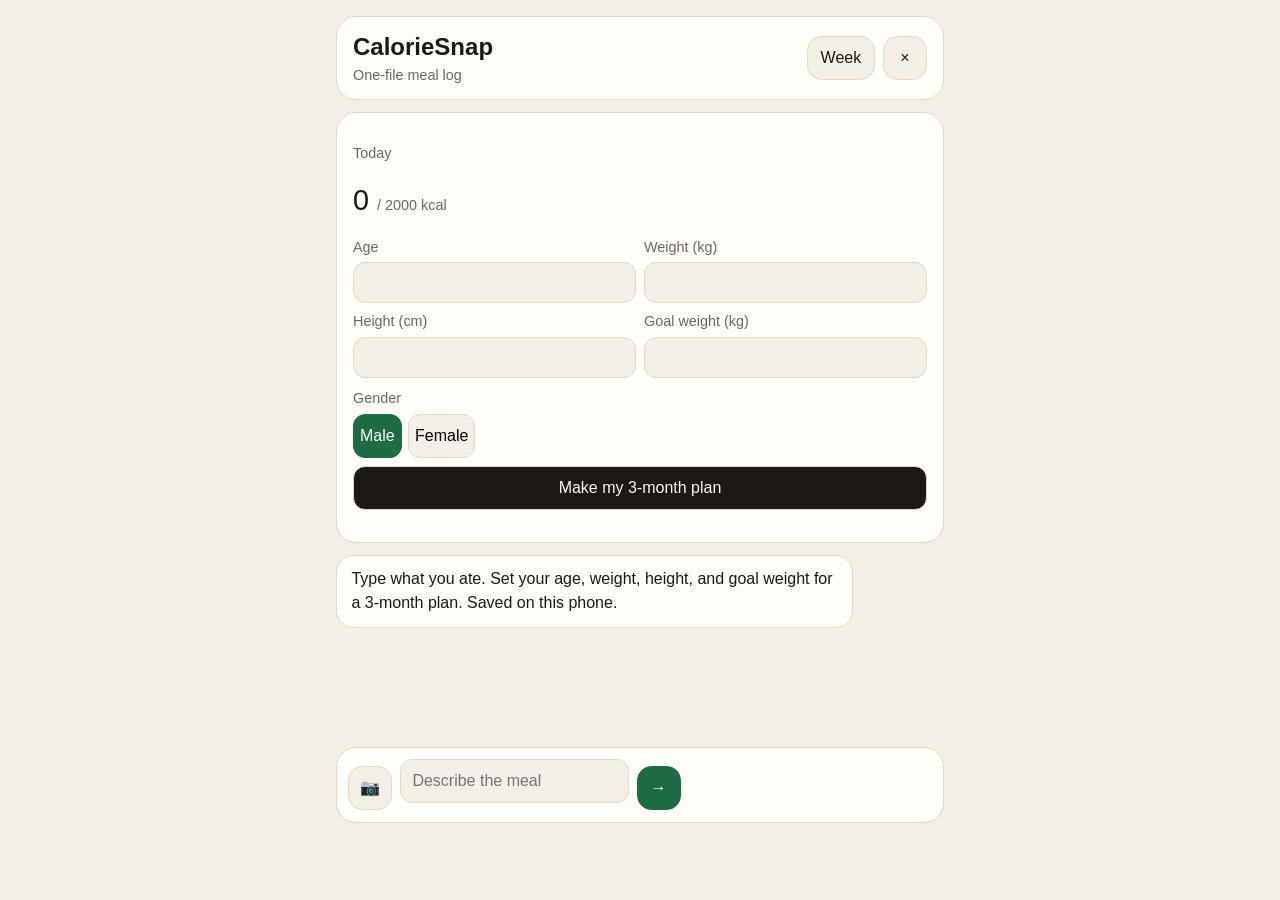
<file: index.html>
<!DOCTYPE html>
<html lang="en">
<head>
  <meta charset="utf-8" />
  <meta name="viewport" content="width=device-width, initial-scale=1" />
  <title>CalorieSnap</title>
  <style>
    :root {
      --bg: #f4efe6;
      --surface: #fffdf8;
      --ink: #1c1915;
      --muted: #6f675c;
      --line: #e4d9c8;
      --primary: #1f6b45;
      --primary-fg: #f4faf6;
      --user: #1c1915;
      --user-fg: #faf7f2;
      --danger: #9a3412;
    }
    * { box-sizing: border-box; }
    body {
      margin: 0;
      background: var(--bg);
      color: var(--ink);
      font: 16px/1.5 "Segoe UI", sans-serif;
    }
    main { max-width: 40rem; margin: 0 auto; padding: 1rem; }
    header, .card, .composer { background: var(--surface); border: 1px solid var(--line); border-radius: 1.25rem; }
    header { display: flex; justify-content: space-between; align-items: center; padding: 0.75rem 1rem; margin-bottom: 0.75rem; }
    h1 { font-size: 1.5rem; margin: 0; }
    .muted { color: var(--muted); font-size: 0.9rem; }
    button, input, textarea { font: inherit; }
    button { cursor: pointer; }
    .row { display: flex; gap: 0.5rem; }
    .icon, .send, .week {
      height: 2.75rem; border-radius: 0.9rem; border: 1px solid var(--line); background: var(--bg); color: var(--ink);
    }
    .icon { width: 2.75rem; }
    .week { padding: 0 0.8rem; }
    .card { padding: 1rem; margin-bottom: 0.75rem; }
    .big { font-size: 1.8rem; margin: 0; }
    form.grid { display: grid; grid-template-columns: 1fr 1fr; gap: 0.5rem; margin-top: 0.75rem; }
    label { color: var(--muted); font-size: 0.9rem; }
    input, textarea {
      width: 100%; margin-top: 0.25rem; border: 1px solid var(--line); background: var(--bg);
      color: var(--ink); border-radius: 0.75rem; padding: 0.55rem 0.7rem;
    }
    .choice { display: flex; gap: 0.4rem; margin-top: 0.25rem; }
    .choice button, .go { height: 2.75rem; border-radius: 0.75rem; border: 1px solid var(--line); background: var(--bg); }
    .choice button.on, .send { background: var(--primary); color: var(--primary-fg); border-color: var(--primary); }
    .go { grid-column: 1 / -1; background: var(--user); color: var(--user-fg); }
    .chat { min-height: 12rem; }
    .bubble { max-width: 85%; padding: 0.7rem 0.9rem; border-radius: 1.1rem; margin: 0.5rem 0; white-space: pre-wrap; }
    .bot { background: var(--surface); border: 1px solid var(--line); }
    .me { margin-left: auto; background: var(--user); color: var(--user-fg); }
    .me img, .preview img { max-height: 9rem; border-radius: 0.8rem; display: block; }
    .composer { display: flex; gap: 0.5rem; align-items: end; padding: 0.7rem; position: sticky; bottom: 0.5rem; }
    textarea { resize: none; margin: 0; min-height: 2.75rem; }
    .send { width: 2.75rem; }
    .danger { color: var(--danger); }
    ul { list-style: none; padding: 0; margin: 0.5rem 0 0; }
    li { display: flex; justify-content: space-between; gap: 0.5rem; font-size: 0.9rem; }
  </style>
</head>
<body>
  <main>
    <header>
      <div>
        <h1>CalorieSnap</h1>
        <div class="muted">One-file meal log</div>
      </div>
      <div class="row">
        <button class="week" id="weekBtn" type="button">Week</button>
        <button class="icon" id="clearBtn" type="button" aria-label="Clear chat">×</button>
      </div>
    </header>

    <section class="card" id="weekCard" hidden>
      <h2>Week</h2>
      <p class="muted" id="weekSummary"></p>
      <ul id="weekList"></ul>
    </section>

    <section class="card">
      <p class="muted">Today</p>
      <p class="big"><span id="today">0</span> <span class="muted">/ <span id="goal">2000</span> kcal</span></p>
      <p class="muted" id="protein"></p>
      <form class="grid" id="planForm">
        <label>Age<input id="age" inputmode="numeric" /></label>
        <label>Weight (kg)<input id="weight" inputmode="decimal" /></label>
        <label>Height (cm)<input id="height" inputmode="decimal" /></label>
        <label>Goal weight (kg)<input id="goalWeight" inputmode="decimal" /></label>
        <div>
          <span class="muted">Gender</span>
          <div class="choice">
            <button type="button" id="male" class="on">Male</button>
            <button type="button" id="female">Female</button>
          </div>
        </div>
        <button class="go" type="submit">Make my 3-month plan</button>
      </form>
      <p id="planNote"></p>
      <ul id="meals"></ul>
    </section>

    <section class="chat" id="chat"></section>

    <form class="composer" id="sendForm">
      <input id="file" type="file" accept="image/*" hidden />
      <button class="icon" type="button" id="cam" aria-label="Upload meal photo">📷</button>
      <div>
        <img id="thumb" alt="" hidden style="height:4.5rem;border-radius:0.7rem" />
        <textarea id="text" rows="1" placeholder="Describe the meal"></textarea>
      </div>
      <button class="send" type="submit" aria-label="Send">→</button>
    </form>
    <p class="muted" id="error"></p>
  </main>
  <script>
    const FOODS = [
      ["bagel", "plain bagel", 280, 11], ["egg", "egg", 78, 6], ["toast", "slice of bread", 80, 3],
      ["bread", "slice of bread", 80, 3], ["avocado", "avocado half", 120, 1], ["banana", "banana", 105, 1],
      ["apple", "apple", 95, 0], ["rice", "cup of rice", 205, 4], ["chicken", "chicken breast", 280, 52],
      ["salmon", "salmon fillet", 360, 34], ["beef", "beef portion", 420, 42], ["burger", "burger", 540, 28],
      ["fries", "fries", 365, 4], ["pizza", "pizza slice", 285, 12], ["pasta", "plate of pasta", 420, 14],
      ["salad", "salad", 150, 4], ["yogurt", "yogurt", 150, 12], ["oat", "oatmeal", 250, 8],
      ["coffee", "coffee", 40, 2], ["cheese", "cheese", 110, 7], ["potato", "potato", 160, 4],
      ["taco", "taco", 210, 10], ["burrito", "burrito", 650, 28], ["sandwich", "sandwich", 420, 22]
    ];
    const $ = (id) => document.getElementById(id);
    let sex = "m";
    let photo = null;
    let goal = 2000;

    function dayKey(d) {
      return d.getFullYear() + "-" + String(d.getMonth() + 1).padStart(2, "0") + "-" + String(d.getDate()).padStart(2, "0");
    }
    function load() {
      try { return JSON.parse(localStorage.getItem("caloriesnap-one") || "{}"); }
      catch { return {}; }
    }
    function save(data) { localStorage.setItem("caloriesnap-one", JSON.stringify(data)); }
    let state = load();
    state.items = state.day === dayKey(new Date()) && Array.isArray(state.items) ? state.items : [];
    state.history = state.history || {};
    state.profile = state.profile || {};
    goal = state.goal || 2000;

    function paint() {
      const sum = state.items.reduce((n, i) => n + i.kcal, 0);
      $("today").textContent = sum;
      $("goal").textContent = goal;
      $("protein").textContent = state.protein ? "Protein target " + state.protein + " g" : "";
      $("planNote").textContent = state.note || "";
      $("meals").innerHTML = state.items.slice(-3).map((i) => "<li><span>" + i.label + "</span><span>" + i.kcal + "</span></li>").join("");
      ["age", "weight", "height", "goalWeight"].forEach((k) => { if (state.profile[k]) $(k).value = state.profile[k]; });
      sex = state.profile.sex === "f" ? "f" : "m";
      $("male").className = sex === "m" ? "on" : "";
      $("female").className = sex === "f" ? "on" : "";
      state.history[dayKey(new Date())] = sum;
      state.goal = goal;
      state.day = dayKey(new Date());
      save(state);
    }

    function estimate(text) {
      const lower = text.toLowerCase();
      const hits = [];
      FOODS.forEach((f) => {
        if (lower.includes(f[0])) {
          const m = lower.match(new RegExp("(\\d+)\\s+" + f[0]));
          const count = m ? Math.min(6, Number(m[1])) : /\b(two|2)\s+/.test(lower) && lower.includes("2 " + f[0]) ? 2 : 1;
          for (let i = 0; i < (m ? count : 1); i++) hits.push(f);
        }
      });
      if (!hits.length) return null;
      const kcal = hits.reduce((n, f) => n + f[2], 0);
      const p = hits.reduce((n, f) => n + f[3], 0);
      return { kcal, text: "From your description: " + hits.map((f) => f[1]).join(", ") + ".\nEstimated calories: " + kcal + " kcal (about " + Math.round(kcal * 0.85) + "–" + Math.round(kcal * 1.2) + ").\nProtein about " + p + " g.\nTypical portions only. Not medical advice." };
    }

    function addBubble(text, mine, img) {
      const el = document.createElement("div");
      el.className = "bubble " + (mine ? "me" : "bot");
      if (img) { const i = document.createElement("img"); i.src = img; i.alt = "Meal"; el.appendChild(i); }
      el.appendChild(document.createTextNode(text));
      $("chat").appendChild(el);
    }

    $("male").onclick = () => { sex = "m"; paint(); };
    $("female").onclick = () => { sex = "f"; state.profile.sex = "f"; paint(); };
    $("planForm").onsubmit = (e) => {
      e.preventDefault();
      const age = Number($("age").value), kg = Number($("weight").value), cm = Number($("height").value), goalKg = Number($("goalWeight").value);
      if (age < 10 || age > 100 || kg < 30 || kg > 300 || cm < 100 || cm > 250 || !goalKg || goalKg >= kg) {
        $("error").textContent = "Enter age, height, current weight, and a lower goal weight.";
        return;
      }
      const bmr = 10 * kg + 6.25 * cm - 5 * age + (sex === "m" ? 5 : -161);
      const lose = kg - goalKg;
      const wanted = (lose * 7700) / 90;
      const deficit = Math.min(wanted, 750);
      const kcal = Math.max(sex === "m" ? 1500 : 1200, Math.round(bmr * 1.4 - deficit));
      const protein = Math.round(kg * 1.6);
      goal = kcal;
      state.protein = protein;
      state.profile = { age: $("age").value, weight: $("weight").value, height: $("height").value, goalWeight: $("goalWeight").value, sex };
      state.note = wanted > 750
        ? lose.toFixed(1) + " kg in 3 months is fast. Eat " + kcal + " kcal a day. You may need longer than 3 months."
        : "Lose " + lose.toFixed(1) + " kg in 3 months, about " + (lose / 13).toFixed(1) + " kg a week. Eat " + kcal + " kcal and " + protein + " g protein a day.";
      $("error").textContent = "";
      paint();
    };

    $("weekBtn").onclick = () => {
      const card = $("weekCard");
      card.hidden = !card.hidden;
      const rows = [];
      const now = new Date();
      for (let i = 6; i >= 0; i--) {
        const d = new Date(now); d.setDate(now.getDate() - i);
        const key = dayKey(d);
        const kcal = key === dayKey(now) ? state.items.reduce((n, it) => n + it.kcal, 0) : (state.history[key] || 0);
        rows.push({ label: d.toLocaleDateString(undefined, { weekday: "short" }), kcal });
      }
      const logged = rows.filter((r) => r.kcal > 0);
      const avg = logged.length ? Math.round(logged.reduce((n, r) => n + r.kcal, 0) / logged.length) : 0;
      $("weekSummary").textContent = logged.length ? "Average " + avg + " kcal on days you logged. Goal is " + goal + "." : "No meals logged in the last 7 days.";
      $("weekList").innerHTML = rows.map((r) => "<li><span>" + r.label + "</span><span>" + (r.kcal ? r.kcal + " kcal" : "—") + "</span></li>").join("");
    };

    $("cam").onclick = () => $("file").click();
    $("file").onchange = () => {
      const file = $("file").files[0];
      if (!file) return;
      const reader = new FileReader();
      reader.onload = () => { photo = reader.result; $("thumb").src = photo; $("thumb").hidden = false; };
      reader.readAsDataURL(file);
    };

    $("sendForm").onsubmit = (e) => {
      e.preventDefault();
      const text = $("text").value.trim();
      if (!text && !photo) return;
      addBubble(text || "Meal photo", true, photo);
      let reply;
      if (photo && !text) reply = "This file cannot read a photo by itself. Type what is on the plate, for example chicken and rice.";
      else {
        const est = estimate(text);
        reply = est ? est.text : "Name the foods, like 2 eggs and toast.";
        if (est) {
          state.items.push({ label: text, kcal: est.kcal });
          paint();
        }
      }
      addBubble(reply, false);
      $("text").value = "";
      photo = null;
      $("thumb").hidden = true;
      $("file").value = "";
    };
    $("clearBtn").onclick = () => { $("chat").innerHTML = ""; };
    addBubble("Type what you ate. Set your age, weight, height, and goal weight for a 3-month plan. Saved on this phone.", false);
    paint();
  </script>
</body>
</html>
</file>
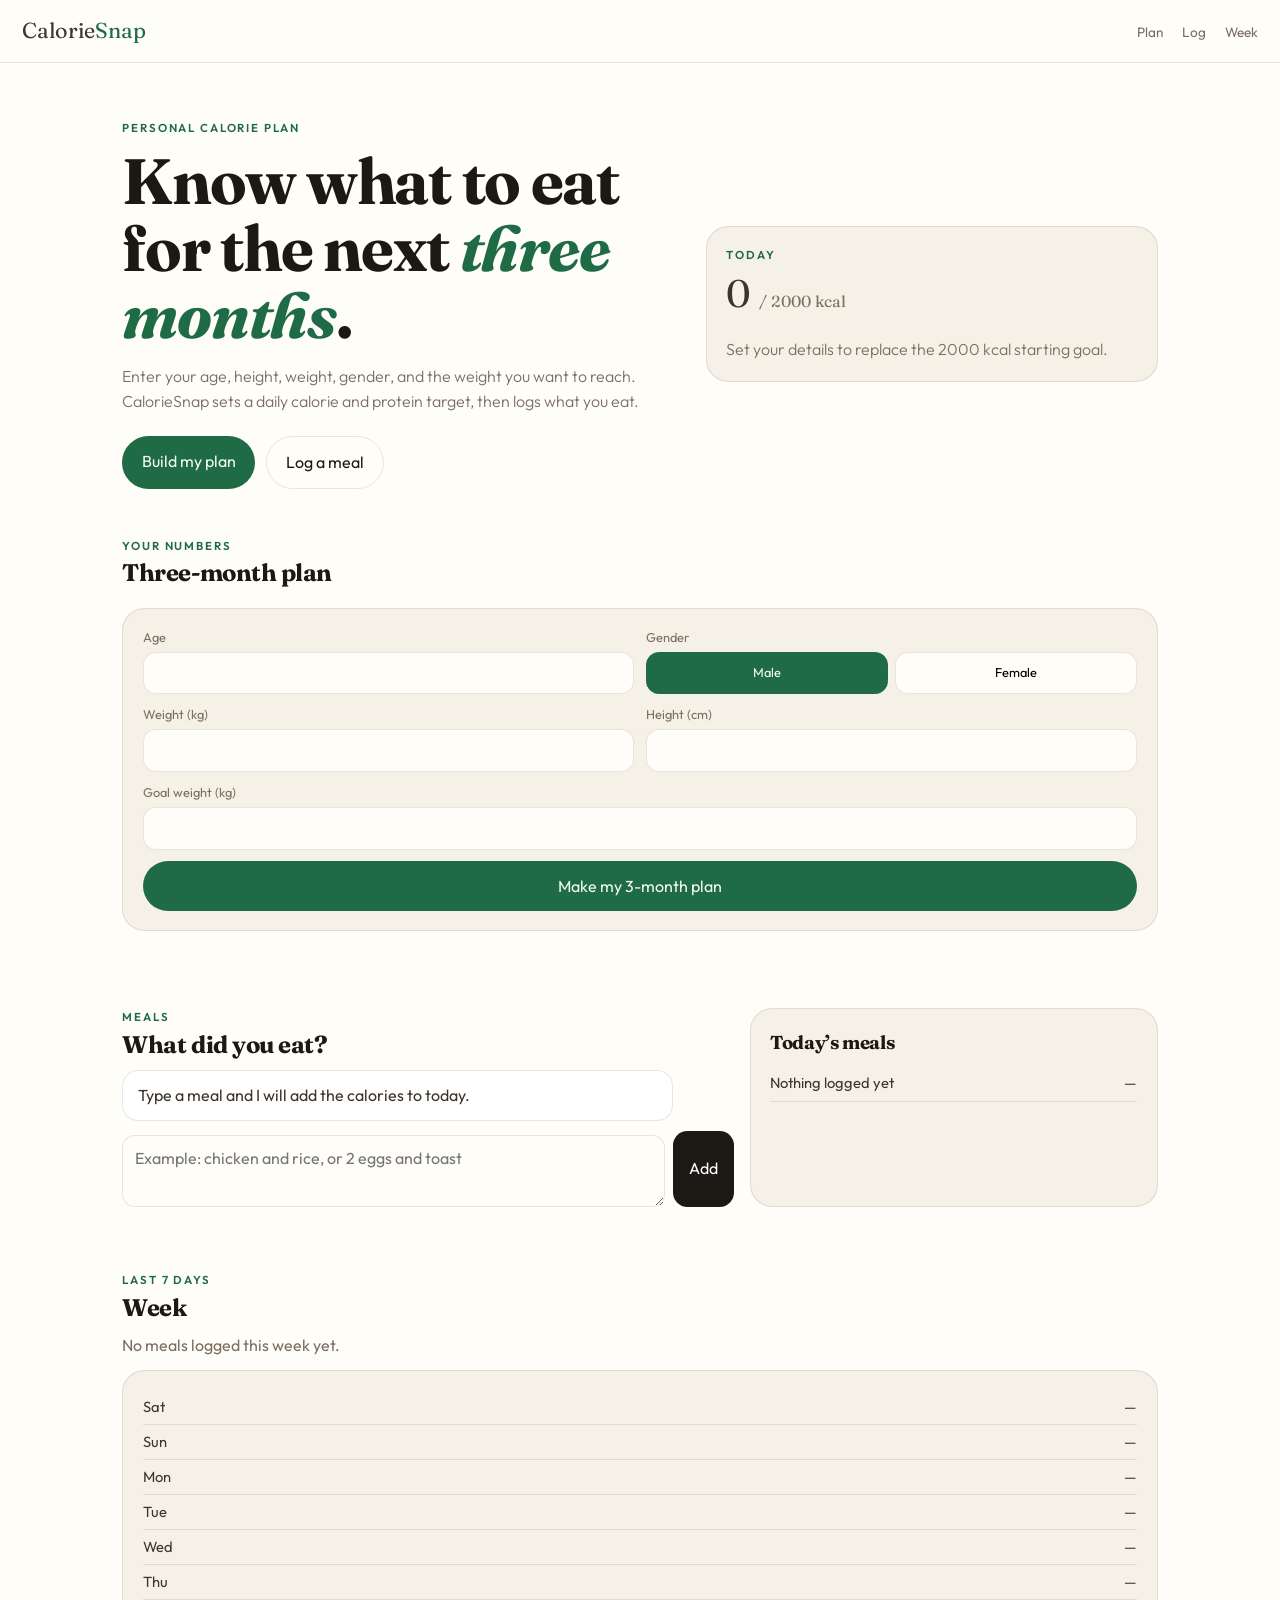
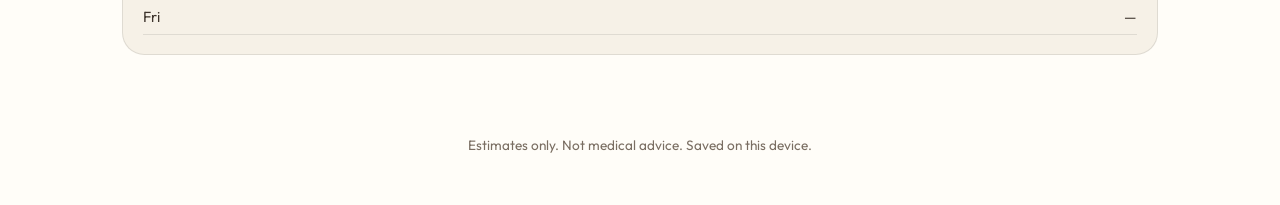
<file: caloriesnap.html>
<!DOCTYPE html>
<html lang="en">
<head>
<meta charset="UTF-8">
<meta name="viewport" content="width=device-width, initial-scale=1.0">
<title>CalorieSnap — Your 3-month plan</title>
<link rel="preconnect" href="https://fonts.googleapis.com">
<link href="https://fonts.googleapis.com/css2?family=Fraunces:opsz,wght@9..144,560;9..144,680&family=Outfit:wght@300;400;500;600&display=swap" rel="stylesheet">
<style>
  :root {
    --cream: #F6F1E7;
    --paper: #FFFDF8;
    --ink: #1C1915;
    --text: #3D342C;
    --muted: #7A6E62;
    --line: rgba(28,25,21,0.1);
    --green: #1F6B45;
    --green-2: #2F8A5B;
    --gold: #C4A15A;
    --danger: #9A3412;
  }
  * { box-sizing: border-box; margin: 0; padding: 0; }
  html { scroll-behavior: smooth; }
  body { font-family: Outfit, sans-serif; background: var(--paper); color: var(--text); line-height: 1.55; }
  h1, h2, h3 { font-family: Fraunces, serif; color: var(--ink); letter-spacing: -0.02em; }
  a { color: inherit; }
  .nav {
    position: sticky; top: 0; z-index: 10;
    display: flex; justify-content: space-between; align-items: center;
    padding: 0.9rem 1.4rem; background: rgba(255,253,248,0.9);
    backdrop-filter: blur(12px); border-bottom: 1px solid var(--line);
  }
  .logo { font-family: Fraunces, serif; font-size: 1.35rem; text-decoration: none; }
  .logo span { color: var(--green); }
  .nav a.jump { margin-left: 1rem; font-size: 0.85rem; text-decoration: none; color: var(--muted); }
  .hero {
    display: grid; grid-template-columns: 1.1fr 0.9fr; gap: 2rem;
    max-width: 1080px; margin: 0 auto; padding: 3.5rem 1.4rem 2rem; align-items: center;
  }
  .kicker { letter-spacing: 0.16em; text-transform: uppercase; font-size: 0.72rem; color: var(--green); font-weight: 600; }
  .hero h1 { font-size: clamp(2.4rem, 5vw, 4.2rem); line-height: 1.05; margin: 0.6rem 0 1rem; }
  .hero h1 em { font-style: italic; color: var(--green); }
  .hero p { color: var(--muted); max-width: 36rem; font-weight: 300; }
  .actions { display: flex; gap: 0.7rem; margin-top: 1.4rem; flex-wrap: wrap; }
  button, input, select, textarea { font: inherit; }
  .btn, .ghost {
    border-radius: 999px; padding: 0.8rem 1.2rem; border: 0; cursor: pointer; text-decoration: none; display: inline-block;
  }
  .btn { background: var(--green); color: #f4faf6; }
  .ghost { background: transparent; border: 1px solid var(--line); color: var(--ink); }
  .hero-card, .panel {
    background: var(--cream); border-radius: 1.4rem; padding: 1.2rem; border: 1px solid var(--line);
  }
  .stat { font-family: Fraunces, serif; font-size: 2.4rem; }
  .grid { display: grid; grid-template-columns: 1fr 1fr; gap: 0.7rem; margin-top: 0.8rem; }
  label { font-size: 0.8rem; color: var(--muted); display: block; }
  input, textarea {
    width: 100%; margin-top: 0.25rem; border: 1px solid var(--line); background: var(--paper);
    border-radius: 0.8rem; padding: 0.65rem 0.75rem; color: var(--ink);
  }
  .seg { display: flex; gap: 0.4rem; margin-top: 0.3rem; }
  .seg button { flex: 1; height: 2.6rem; border-radius: 0.8rem; border: 1px solid var(--line); background: var(--paper); cursor: pointer; }
  .seg button.on { background: var(--green); color: #f4faf6; border-color: var(--green); }
  .wide { grid-column: 1 / -1; }
  .section { max-width: 1080px; margin: 0 auto; padding: 1rem 1.4rem 3rem; }
  .log { display: grid; grid-template-columns: 1.2fr 0.8fr; gap: 1rem; }
  .bubble { border-radius: 1rem; padding: 0.75rem 0.9rem; margin: 0.45rem 0; white-space: pre-wrap; }
  .me { background: var(--ink); color: #faf7f2; margin-left: 18%; }
  .bot { background: #fff; border: 1px solid var(--line); margin-right: 10%; }
  .composer { display: flex; gap: 0.5rem; margin-top: 0.6rem; }
  .composer textarea { min-height: 2.8rem; resize: vertical; }
  .send { background: var(--ink); color: #fff; border: 0; border-radius: 0.9rem; padding: 0 1rem; cursor: pointer; }
  ul.days, ul.meals { list-style: none; margin-top: 0.6rem; }
  ul.days li, ul.meals li { display: flex; justify-content: space-between; padding: 0.35rem 0; border-bottom: 1px solid var(--line); font-size: 0.92rem; }
  .over { color: var(--danger); }
  .note { margin-top: 0.8rem; }
  footer { padding: 2rem 1.4rem 3rem; color: var(--muted); font-size: 0.85rem; text-align: center; }
  @media (max-width: 800px) {
    .hero, .log { grid-template-columns: 1fr; }
    .nav a.jump { display: none; }
  }
</style>
</head>
<body>
  <nav class="nav">
    <a class="logo" href="#top">Calorie<span>Snap</span></a>
    <div>
      <a class="jump" href="#plan">Plan</a>
      <a class="jump" href="#log">Log</a>
      <a class="jump" href="#week">Week</a>
    </div>
  </nav>

  <header class="hero" id="top">
    <div>
      <div class="kicker">Personal calorie plan</div>
      <h1>Know what to eat for the next <em>three months</em>.</h1>
      <p>Enter your age, height, weight, gender, and the weight you want to reach. CalorieSnap sets a daily calorie and protein target, then logs what you eat.</p>
      <div class="actions">
        <a class="btn" href="#plan">Build my plan</a>
        <a class="ghost" href="#log">Log a meal</a>
      </div>
    </div>
    <div class="hero-card">
      <div class="kicker">Today</div>
      <div class="stat"><span id="today">0</span> <span style="font-size:1rem;color:var(--muted)">/ <span id="goal">2000</span> kcal</span></div>
      <p id="proteinLine" style="color:var(--muted)"></p>
      <p id="planNote" class="note"></p>
    </div>
  </header>

  <section class="section" id="plan">
    <div class="kicker">Your numbers</div>
    <h2>Three-month plan</h2>
    <form class="panel grid" id="planForm" style="margin-top:1rem">
      <label>Age<input id="age" inputmode="numeric" required></label>
      <label>Gender
        <div class="seg">
          <button type="button" id="male" class="on">Male</button>
          <button type="button" id="female">Female</button>
        </div>
      </label>
      <label>Weight (kg)<input id="weight" inputmode="decimal" required></label>
      <label>Height (cm)<input id="height" inputmode="decimal" required></label>
      <label class="wide">Goal weight (kg)<input id="goalWeight" inputmode="decimal" required></label>
      <button class="btn wide" type="submit">Make my 3-month plan</button>
    </form>
    <p id="formError" class="note" style="color:var(--danger)"></p>
  </section>

  <section class="section" id="log">
    <div class="log">
      <div>
        <div class="kicker">Meals</div>
        <h2>What did you eat?</h2>
        <div id="chat"></div>
        <form class="composer" id="mealForm">
          <textarea id="meal" rows="2" placeholder="Example: chicken and rice, or 2 eggs and toast"></textarea>
          <button class="send" type="submit">Add</button>
        </form>
      </div>
      <div class="panel">
        <h3>Today’s meals</h3>
        <ul class="meals" id="mealList"></ul>
      </div>
    </div>
  </section>

  <section class="section" id="week">
    <div class="kicker">Last 7 days</div>
    <h2>Week</h2>
    <p id="weekSummary" style="color:var(--muted);margin:0.4rem 0 0.8rem"></p>
    <ul class="days panel" id="weekList"></ul>
  </section>

  <footer>Estimates only. Not medical advice. Saved on this device.</footer>

<script>
const FOODS = [
  ["bagel","plain bagel",280],["egg","egg",78],["toast","toast",80],["bread","bread",80],
  ["avocado","avocado",120],["banana","banana",105],["apple","apple",95],["rice","rice",205],
  ["chicken","chicken",280],["salmon","salmon",360],["beef","beef",420],["burger","burger",540],
  ["fries","fries",365],["pizza","pizza slice",285],["pasta","pasta",420],["salad","salad",150],
  ["yogurt","yogurt",150],["oat","oats",250],["coffee","coffee",40],["cheese","cheese",110],
  ["potato","potato",160],["taco","taco",210],["burrito","burrito",650],["sandwich","sandwich",420]
];
const $ = (id) => document.getElementById(id);
let sex = "m";
function dayKey(d){return d.getFullYear()+"-"+String(d.getMonth()+1).padStart(2,"0")+"-"+String(d.getDate()).padStart(2,"0")}
function load(){ try { return JSON.parse(localStorage.getItem("caloriesnap-one")||"{}"); } catch { return {}; } }
let state = load();
const today = dayKey(new Date());
state.items = state.day === today && Array.isArray(state.items) ? state.items : [];
state.history = state.history || {};
state.profile = state.profile || {};
state.goal = state.goal || 2000;

function save(){
  state.day = today;
  state.history[today] = state.items.reduce((n,i)=>n+i.kcal,0);
  localStorage.setItem("caloriesnap-one", JSON.stringify(state));
}
function paint(){
  const sum = state.items.reduce((n,i)=>n+i.kcal,0);
  $("today").textContent = sum;
  $("goal").textContent = state.goal;
  $("proteinLine").textContent = state.protein ? "Protein target "+state.protein+" g" : "";
  $("planNote").textContent = state.note || "Set your details to replace the 2000 kcal starting goal.";
  $("mealList").innerHTML = state.items.length
    ? state.items.map(i=>"<li><span>"+i.label+"</span><span>"+i.kcal+"</span></li>").join("")
    : "<li><span>Nothing logged yet</span><span>—</span></li>";
  const rows = [];
  for (let i=6;i>=0;i--){
    const d = new Date(); d.setDate(d.getDate()-i);
    const key = dayKey(d);
    const kcal = key===today ? sum : (state.history[key]||0);
    rows.push({label:d.toLocaleDateString(undefined,{weekday:"short"}), kcal});
  }
  const logged = rows.filter(r=>r.kcal>0);
  const avg = logged.length ? Math.round(logged.reduce((n,r)=>n+r.kcal,0)/logged.length) : 0;
  $("weekSummary").textContent = logged.length ? "Average "+avg+" kcal on days you logged." : "No meals logged this week yet.";
  $("weekList").innerHTML = rows.map(r=>"<li><span>"+r.label+"</span><span class='"+(r.kcal>state.goal?"over":"")+"'>"+(r.kcal?r.kcal+" kcal":"—")+"</span></li>").join("");
  ["age","weight","height","goalWeight"].forEach(k=>{ if(state.profile[k]) $(k).value = state.profile[k]; });
  sex = state.profile.sex === "f" ? "f" : "m";
  $("male").className = sex==="m" ? "on" : "";
  $("female").className = sex==="f" ? "on" : "";
  save();
}
function estimate(text){
  const lower = text.toLowerCase();
  const hits = [];
  FOODS.forEach(f=>{
    if(lower.includes(f[0])){
      const m = lower.match(new RegExp("(\\d+)\\s+"+f[0]));
      const count = m ? Math.min(6, Number(m[1])||1) : 1;
      for(let i=0;i<count;i++) hits.push(f);
    }
  });
  if(!hits.length) return null;
  const kcal = hits.reduce((n,f)=>n+f[2],0);
  return {kcal, text:"Estimated calories: "+kcal+" kcal for "+hits.map(f=>f[1]).join(", ")+"."};
}
function say(text, mine){
  const el = document.createElement("div");
  el.className = "bubble "+(mine?"me":"bot");
  el.textContent = text;
  $("chat").appendChild(el);
}
$("male").onclick = ()=>{ sex="m"; $("male").className="on"; $("female").className=""; };
$("female").onclick = ()=>{ sex="f"; $("female").className="on"; $("male").className=""; };
$("planForm").onsubmit = (e)=>{
  e.preventDefault();
  const age=+ $("age").value, kg=+ $("weight").value, cm=+ $("height").value, goalKg=+ $("goalWeight").value;
  if(age<10||age>100||kg<30||kg>300||cm<100||cm>250||!goalKg||goalKg>=kg){
    $("formError").textContent = "Enter age, height, current weight, and a lower goal weight.";
    return;
  }
  const bmr = 10*kg + 6.25*cm - 5*age + (sex==="m"?5:-161);
  const lose = kg-goalKg;
  const wanted = (lose*7700)/90;
  const kcal = Math.max(sex==="m"?1500:1200, Math.round(bmr*1.4 - Math.min(wanted,750)));
  const protein = Math.round(kg*1.6);
  state.goal = kcal;
  state.protein = protein;
  state.profile = {age:$("age").value, weight:$("weight").value, height:$("height").value, goalWeight:$("goalWeight").value, sex};
  state.note = wanted>750
    ? lose.toFixed(1)+" kg in 3 months is fast. Eat "+kcal+" kcal a day. You may need longer than 3 months."
    : "Lose "+lose.toFixed(1)+" kg in 3 months, about "+(lose/13).toFixed(1)+" kg a week. Eat "+kcal+" kcal and "+protein+" g protein a day.";
  $("formError").textContent = "";
  paint();
  location.hash = "top";
};
$("mealForm").onsubmit = (e)=>{
  e.preventDefault();
  const text = $("meal").value.trim();
  if(!text) return;
  say(text, true);
  const est = estimate(text);
  if(!est) say("Name foods I know, like chicken and rice or 2 eggs and toast.", false);
  else {
    say(est.text, false);
    state.items.push({label:text, kcal:est.kcal});
    paint();
  }
  $("meal").value = "";
};
say("Type a meal and I will add the calories to today.", false);
paint();
</script>
</body>
</html>
</file>
